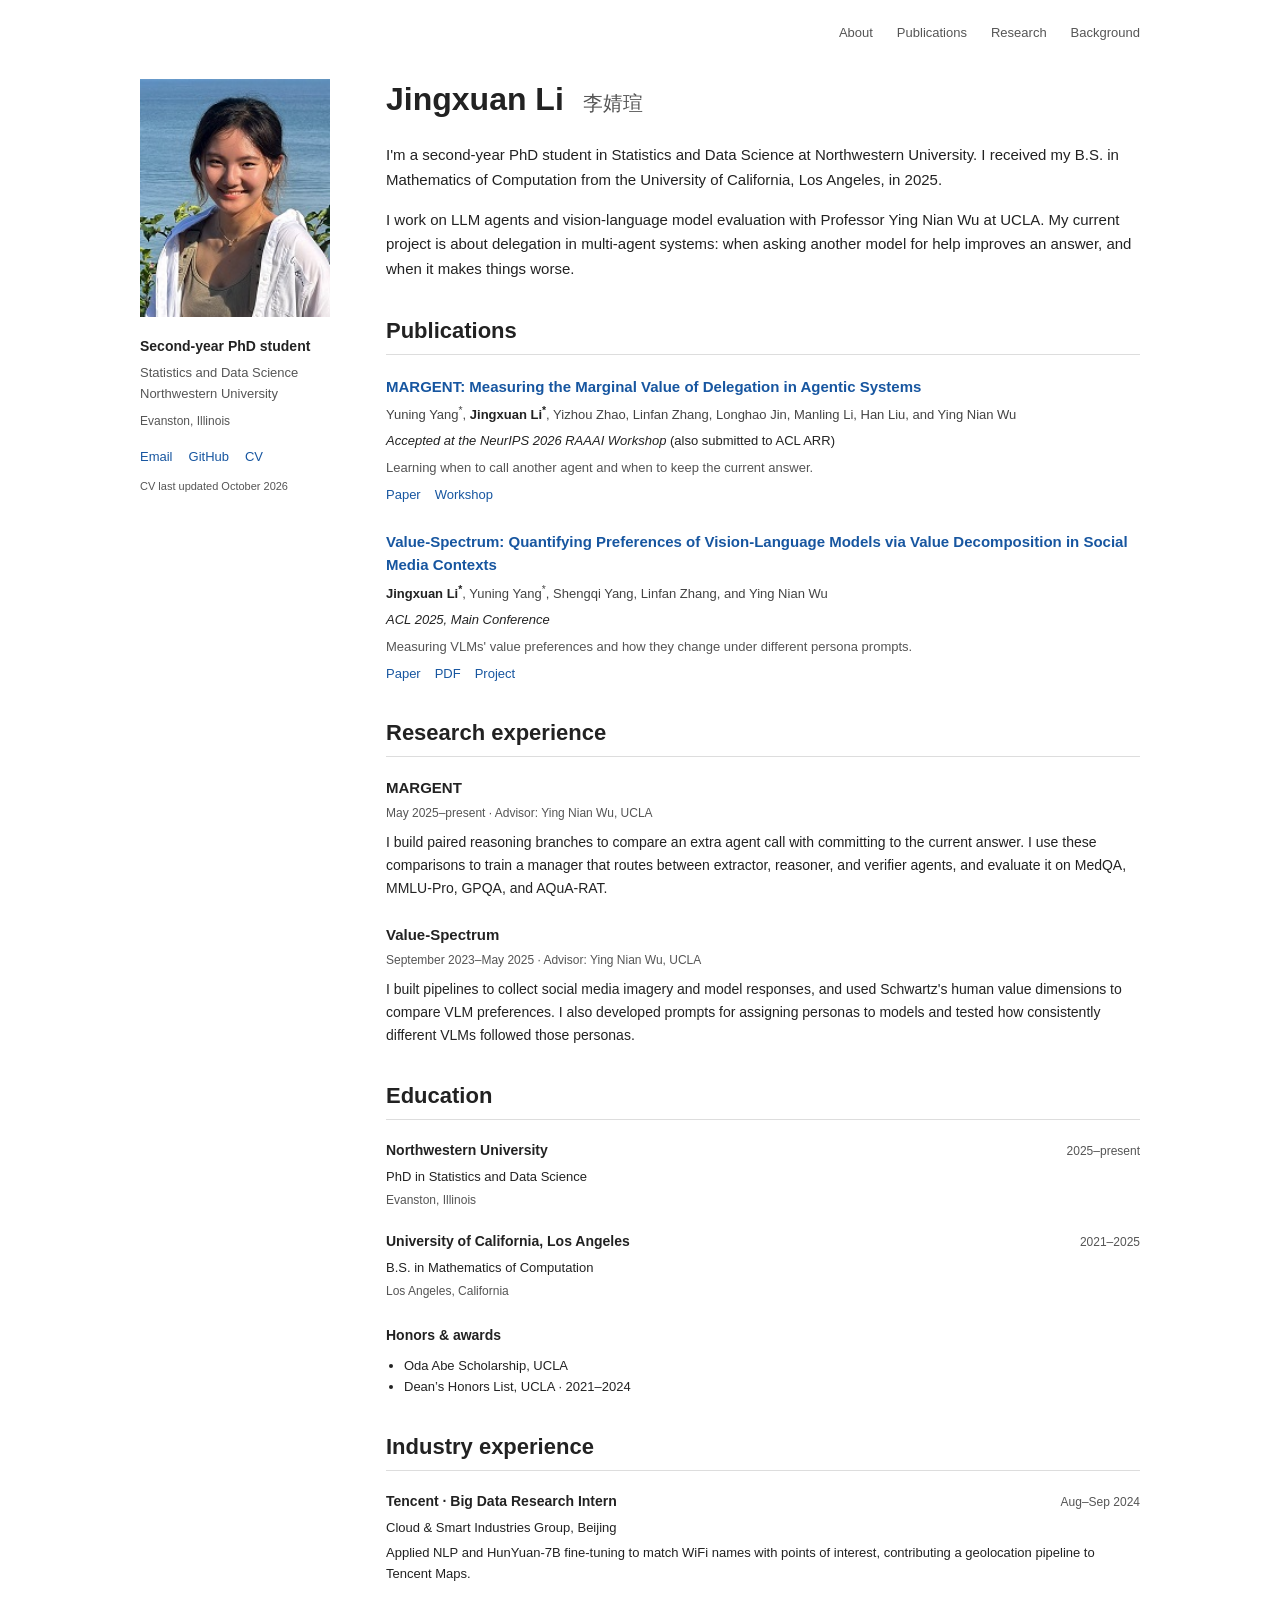
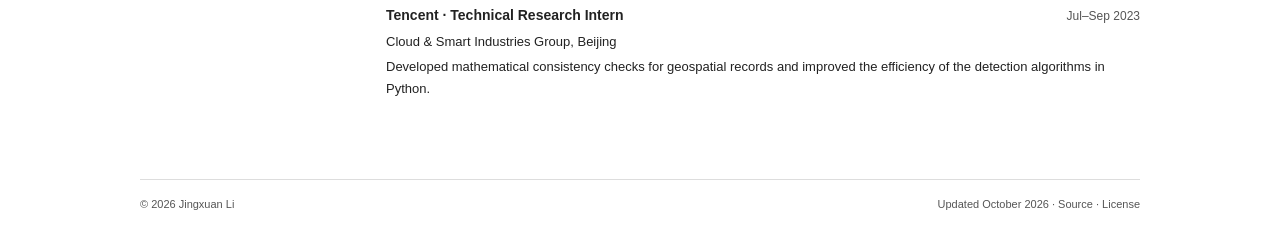
<file: index.html>
<!doctype html>
<html lang="en">
<head>
  <meta charset="utf-8">
  <meta name="viewport" content="width=device-width, initial-scale=1">
  <title>Jingxuan Li | Northwestern University</title>
  <meta name="description" content="Jingxuan Li is a second-year PhD student in Statistics and Data Science at Northwestern University, working on multi-agent systems, LLM reasoning, and vision-language model evaluation.">
  <meta name="author" content="Jingxuan Li">
  <meta name="theme-color" content="#ffffff">
  <link rel="canonical" href="https://candy26i.github.io/">
  <meta property="og:type" content="website">
  <meta property="og:title" content="Jingxuan Li | Northwestern University">
  <meta property="og:description" content="Jingxuan Li is a second-year PhD student in Statistics and Data Science at Northwestern University, working on multi-agent systems, LLM reasoning, and vision-language model evaluation.">
  <meta property="og:url" content="https://candy26i.github.io/">
  <meta property="og:image" content="https://candy26i.github.io/static/assets/img/jingxuan-li-northwestern.jpg">
  <link rel="icon" href="static/assets/favicon.svg" type="image/svg+xml">
  <link rel="stylesheet" href="static/css/main.css">
  <script type="application/ld+json">{"@context":"https://schema.org","@type":"Person","name":"Jingxuan Li","alternateName":"李婧瑄","url":"https://candy26i.github.io/","image":"https://candy26i.github.io/static/assets/img/jingxuan-li-northwestern.jpg","jobTitle":"Second-year PhD Student in Statistics and Data Science","affiliation":{"@type":"CollegeOrUniversity","name":"Northwestern University"},"alumniOf":{"@type":"CollegeOrUniversity","name":"University of California, Los Angeles"},"sameAs":["https://github.com/Candy26i"]}</script>
</head>
<body id="page-top">
  <a class="skip-link" href="#main-content">Skip to content</a>
  <header class="site-header">
    <div class="nav-inner">
      <nav aria-label="Main navigation">
        <a href="#about">About</a>
        <a href="#publications">Publications</a>
        <a href="#research">Research</a>
        <a href="#education">Background</a>
      </nav>
    </div>
  </header>
  <div class="page-layout">
    <aside class="profile" aria-label="Profile and contact">
      <img class="portrait" src="static/assets/img/jingxuan-li-northwestern.jpg" alt="Portrait of Jingxuan Li" width="168" height="210" fetchpriority="high">
      <div class="profile-details">
        <p class="profile-role">Second-year PhD student</p>
        <p class="profile-department">Statistics and Data Science<br>Northwestern University</p>
        <p class="profile-location">Evanston, Illinois</p>
        <div class="profile-links">
          <a href="mailto:jingxuanli2030@u.northwestern.edu">Email</a>
          <a href="https://github.com/Candy26i">GitHub</a>
          <a href="Jingxuan_Li_CV.pdf" target="_blank" rel="noopener" aria-label="View CV, PDF, October 2026, opens in a new tab">CV</a>
        </div>
        <p class="cv-version">CV last updated October 2026</p>
      </div>
    </aside>
    <main id="main-content">
      <section id="about" class="about" aria-labelledby="name">
        <h1 id="name">Jingxuan Li <span class="chinese-name" lang="zh">李婧瑄</span></h1>
        <div class="intro prose"><p>I&#39;m a second-year PhD student in Statistics and Data Science at Northwestern University. I received my B.S. in Mathematics of Computation from the University of California, Los Angeles, in 2025.</p>
<p>I work on LLM agents and vision-language model evaluation with Professor Ying Nian Wu at UCLA. My current project is about delegation in multi-agent systems: when asking another model for help improves an answer, and when it makes things worse.</p>
</div>
      </section>
      <section id="publications" class="section" aria-labelledby="publications-heading">
        <div class="section-heading"><h2 id="publications-heading">Publications</h2></div>
        <div class="publication-list"><article class="publication">
  <h3><a href="https://openreview.net/forum?id=Mpl470ufM0">MARGENT: Measuring the Marginal Value of Delegation in Agentic Systems</a></h3>
  <p class="publication-authors">Yuning Yang<sup>*</sup>, <strong>Jingxuan Li<sup>*</sup></strong>, Yizhou Zhao, Linfan Zhang, Longhao Jin, Manling Li, Han Liu, and Ying Nian Wu</p>
  <p class="publication-venue"><em>Accepted at the NeurIPS 2026 RAAAI Workshop</em> (also submitted to ACL ARR)</p>
  <p>Learning when to call another agent and when to keep the current answer.</p>
  <div class="publication-links"><a href="https://openreview.net/forum?id=Mpl470ufM0">Paper</a><a href="https://resource-aware-workshop.github.io/">Workshop</a></div>
</article>

<article class="publication">
  <h3><a href="https://aclanthology.org/2025.acl-long.472/">Value-Spectrum: Quantifying Preferences of Vision-Language Models via Value Decomposition in Social Media Contexts</a></h3>
  <p class="publication-authors"><strong>Jingxuan Li<sup>*</sup></strong>, Yuning Yang<sup>*</sup>, Shengqi Yang, Linfan Zhang, and Ying Nian Wu</p>
  <p class="publication-venue"><em>ACL 2025, Main Conference</em></p>
  <p>Measuring VLMs' value preferences and how they change under different persona prompts.</p>
  <div class="publication-links"><a href="https://aclanthology.org/2025.acl-long.472/">Paper</a><a href="https://aclanthology.org/2025.acl-long.472.pdf">PDF</a><a href="https://github.com/Jeremyyny/Value-Spectrum">Project</a></div>
</article>
</div>
      </section>
      <section id="research" class="section" aria-labelledby="research-heading">
        <div class="section-heading"><h2 id="research-heading">Research experience</h2></div>
        <div class="research-list prose"><article class="research-item">
  <h3>MARGENT</h3>
  <p class="entry-meta">May 2025–present · Advisor: Ying Nian Wu, UCLA</p>
  <p>I build paired reasoning branches to compare an extra agent call with committing to the current answer. I use these comparisons to train a manager that routes between extractor, reasoner, and verifier agents, and evaluate it on MedQA, MMLU-Pro, GPQA, and AQuA-RAT.</p>
</article>

<article class="research-item">
  <h3>Value-Spectrum</h3>
  <p class="entry-meta">September 2023–May 2025 · Advisor: Ying Nian Wu, UCLA</p>
  <p>I built pipelines to collect social media imagery and model responses, and used Schwartz's human value dimensions to compare VLM preferences. I also developed prompts for assigning personas to models and tested how consistently different VLMs followed those personas.</p>
</article>
</div>
      </section>
      <section id="education" class="section" aria-labelledby="education-heading">
        <div class="section-heading"><h2 id="education-heading">Education</h2></div>
        <div class="education-list prose"><article class="education-entry">
  <div class="entry-header"><h3>Northwestern University</h3><span class="entry-date">2025–present</span></div>
  <p>PhD in Statistics and Data Science</p>
  <p class="entry-detail">Evanston, Illinois</p>
</article>

<article class="education-entry">
  <div class="entry-header"><h3>University of California, Los Angeles</h3><span class="entry-date">2021–2025</span></div>
  <p>B.S. in Mathematics of Computation</p>
  <p class="entry-detail">Los Angeles, California</p>
</article>
</div>
        <div class="honors" id="awards"><h3>Honors &amp; awards</h3><ul>
<li>Oda Abe Scholarship, UCLA</li>
<li>Dean’s Honors List, UCLA · 2021–2024</li>
</ul>
</div>
      </section>
      <section id="experience" class="section" aria-labelledby="experience-heading">
        <div class="section-heading"><h2 id="experience-heading">Industry experience</h2></div>
        <div class="experience-list prose"><article class="experience-entry">
  <div class="entry-header"><h3>Tencent · Big Data Research Intern</h3><span class="entry-date">Aug–Sep 2024</span></div>
  <p>Cloud &amp; Smart Industries Group, Beijing</p>
  <p>Applied NLP and HunYuan-7B fine-tuning to match WiFi names with points of interest, contributing a geolocation pipeline to Tencent Maps.</p>
</article>

<article class="experience-entry">
  <div class="entry-header"><h3>Tencent · Technical Research Intern</h3><span class="entry-date">Jul–Sep 2023</span></div>
  <p>Cloud &amp; Smart Industries Group, Beijing</p>
  <p>Developed mathematical consistency checks for geospatial records and improved the efficiency of the detection algorithms in Python.</p>
</article>
</div>
      </section>
    </main>
  </div>
  <footer class="site-footer">
    <p>© 2026 Jingxuan Li</p>
    <p>Updated October 2026<span aria-hidden="true"> · </span><a href="https://github.com/candy26i/candy26i.github.io">Source</a><span aria-hidden="true"> · </span><a href="LICENSE">License</a></p>
  </footer>
</body>
</html>
</file>
<file: static/css/main.css>
:root {
  color-scheme: light;
  --ink: #222;
  --muted: #555;
  --link: #1756a0;
  --rule: #ddd;
}
* { box-sizing: border-box; }
html { scroll-padding-top: 25px; }
body { margin: 0; background: #fff; color: var(--ink); font: 15px/1.65 Arial, Helvetica, sans-serif; }
a { color: var(--link); text-decoration: none; }
a:hover { text-decoration: underline; }
a:focus-visible { outline: 2px solid var(--link); outline-offset: 4px; }
p, ul { margin: 0 0 1em; }
h1, h2, h3 { margin: 0; font-weight: 600; }
.skip-link { position: absolute; top: -80px; left: 18px; padding: 10px 16px; background: #fff; }
.skip-link:focus { top: 12px; }
.nav-inner { max-width: 1000px; margin: auto; padding: 22px 0 0; display: flex; justify-content: flex-end; }
nav { display: flex; gap: 24px; }
nav a { font-size: 13px; color: var(--muted); }
.page-layout { width: min(1000px, calc(100% - 64px)); margin: 36px auto 60px; display: grid; grid-template-columns: 190px minmax(0, 1fr); gap: 56px; align-items: start; }
.profile { position: sticky; top: 30px; }
.portrait { display: block; width: 190px; height: auto; }
.profile-details { margin-top: 18px; }
.profile-role { margin-bottom: 4px; font-size: 14px; font-weight: 600; }
.profile-department { margin-bottom: 7px; color: var(--muted); font-size: 13px; }
.profile-location { font-size: 12px; color: var(--muted); margin-bottom: 14px; }
.profile-links { display: flex; flex-wrap: wrap; gap: 16px; font-size: 13px; }
.cv-version { margin-top: 10px; color: var(--muted); font-size: 11px; }
main { min-width: 0; }
h1 { font-size: 32px; line-height: 1.3; margin-bottom: 22px; }
.chinese-name { display: inline-block; margin-left: 10px; color: var(--muted); font-size: 20px; font-weight: 400; }
.prose p:last-child { margin-bottom: 0; }
.section { margin-top: 34px; }
.section-heading { border-bottom: 1px solid var(--rule); padding-bottom: 7px; margin-bottom: 20px; }
h2 { font-size: 22px; line-height: 1.4; }
.author-note { margin: -8px 0 19px; color: var(--muted); font-size: 12px; }
.publication { margin-bottom: 25px; }
.publication:last-child { margin-bottom: 0; }
.publication h3 { font-size: 15px; line-height: 1.55; margin-bottom: 6px; }
.publication-authors { font-size: 13px; color: #444; line-height: 1.7; margin-bottom: 4px; }
.publication-authors strong { font-weight: 600; color: var(--ink); }
sup { font-size: .8em; line-height: 0; }
.publication-venue { font-size: 13px; margin-bottom: 6px; }
.publication > p:not([class]) { font-size: 13px; margin-bottom: 5px; color: var(--muted); }
.publication-links { display: flex; flex-wrap: wrap; gap: 14px; font-size: 13px; }
.research-item + .research-item { margin-top: 23px; }
.research-item h3 { font-size: 15px; line-height: 1.5; margin-bottom: 5px; }
.entry-meta { font-size: 12px; color: var(--muted); margin-bottom: 7px; }
.research-item p:not(.entry-meta), .research-item li { font-size: 14px; }
.research-item ul { padding-left: 18px; margin-bottom: 0; }
.research-item li { margin-bottom: 4px; }
.education-entry, .experience-entry { margin-bottom: 20px; }
.entry-header { display: flex; justify-content: space-between; align-items: baseline; gap: 16px; }
.entry-header h3 { font-size: 14px; line-height: 1.5; }
.entry-date { font-size: 12px; white-space: nowrap; color: var(--muted); }
.education-entry p, .experience-entry p { font-size: 13px; margin: 4px 0 0; }
.education-entry .entry-detail { font-size: 12px; color: var(--muted); }
.honors { margin-top: 22px; }
.honors h3 { font-size: 14px; margin-bottom: 8px; }
.honors ul { padding-left: 18px; font-size: 13px; }
.site-footer { width: min(1000px, calc(100% - 64px)); margin: 0 auto; padding: 15px 0 25px; border-top: 1px solid var(--rule); display: flex; justify-content: space-between; gap: 15px; color: var(--muted); font-size: 11px; }
.site-footer p { margin: 0; }
.site-footer a { color: inherit; }
@media (max-width: 1064px) { .nav-inner { margin: 0 32px; } }
@media (max-width: 760px) {
  .nav-inner { margin: 0 23px; padding-top: 18px; justify-content: flex-start; }
  nav { gap: 21px; }
  nav a { font-size: 12px; }
  .page-layout { width: calc(100% - 46px); grid-template-columns: 1fr; gap: 27px; margin-top: 26px; }
  .profile { position: static; display: grid; grid-template-columns: 108px minmax(0, 1fr); gap: 22px; align-items: start; }
  .portrait { width: 108px; height: auto; }
  .profile-details { margin: 0; }
  .profile-role { font-size: 13px; }
  .profile-department { font-size: 12px; margin-bottom: 8px; }
  .profile-location { display: none; }
  .profile-links { font-size: 12px; gap: 15px; }
  .cv-version { font-size: 10px; margin: 8px 0 0; }
  h1 { font-size: 29px; margin-bottom: 18px; }
  .chinese-name { font-size: 18px; margin-left: 8px; }
  .intro { font-size: 14px; }
  .section { margin-top: 30px; }
  h2 { font-size: 21px; }
  .entry-header { align-items: start; }
  .site-footer { width: calc(100% - 46px); }
}
@media (max-width: 390px) {
  nav { gap: 18px; }
  .profile { grid-template-columns: 94px minmax(0, 1fr); gap: 18px; }
  .portrait { width: 94px; height: auto; }
  .entry-header { flex-direction: column; gap: 2px; }
  .site-footer { flex-direction: column; gap: 4px; }
}
@media print {
  .site-header, .skip-link { display: none; }
  .page-layout { width: 100%; margin: 0; grid-template-columns: 130px minmax(0, 1fr); gap: 28px; }
  .profile { position: static; }
  .portrait { width: 120px; height: auto; }
  h1 { font-size: 28px; }
  .section { margin-top: 24px; }
  .publication, .research-item, .education-entry, .experience-entry { break-inside: avoid; }
  .site-footer { width: 100%; }
}
</file>
